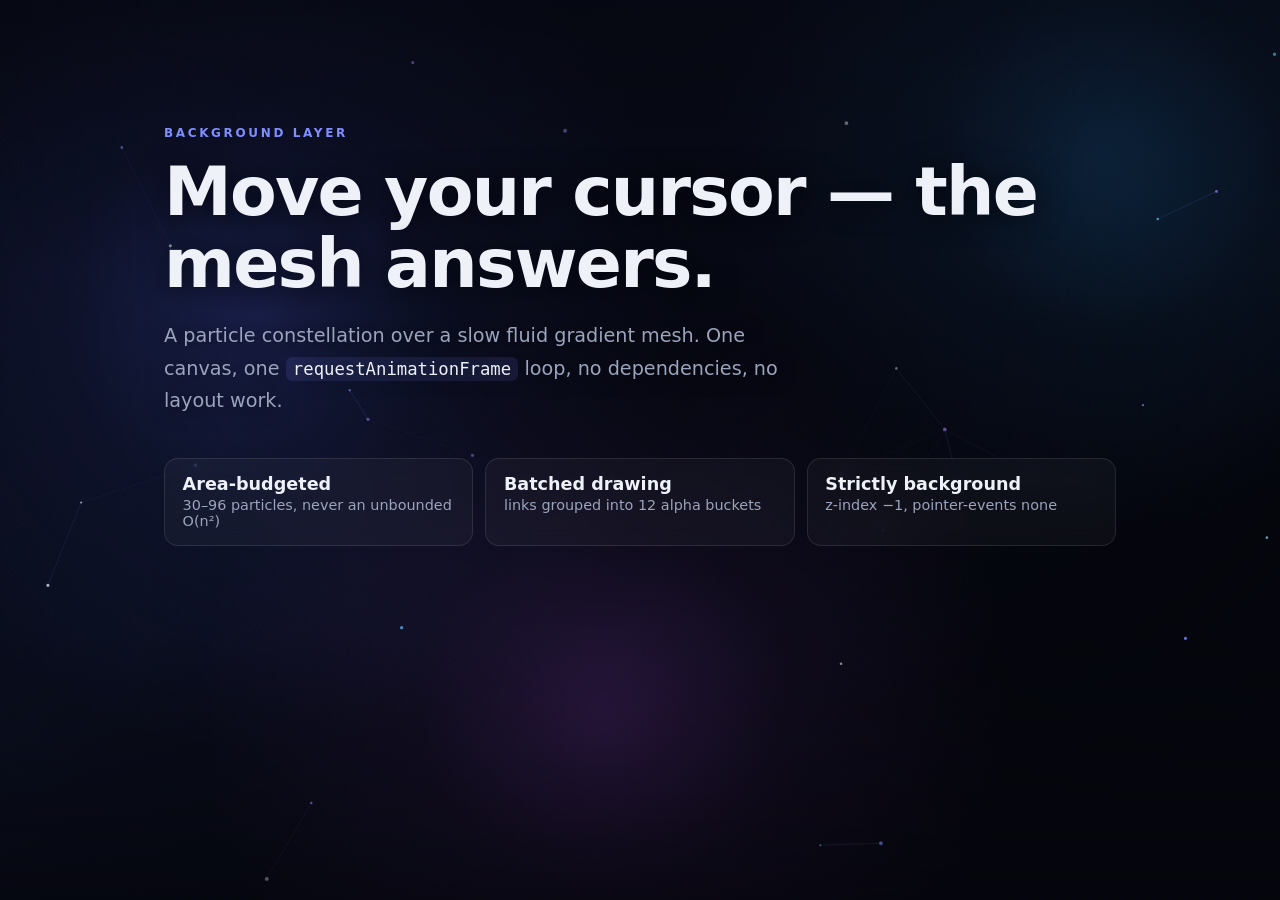
<file: background-mesh.html>
<!doctype html>
<html lang="en">
<head>
<meta charset="utf-8" />
<meta name="viewport" content="width=device-width, initial-scale=1, viewport-fit=cover" />
<meta name="color-scheme" content="dark" />
<title>Constellation — background layer</title>
<style>
  /* ==========================================================================
     Background layer
     One fixed canvas at z-index:-1, one scrim above it, content on top.
     ========================================================================== */

  :root {
    --bg-0: #05060d;
    --fg: #eef1f8;
    --fg-dim: #9aa4bd;
    --accent: #7e8eff;
    --edge: 1.25rem;
  }

  *, *::before, *::after { box-sizing: border-box; }

  html { height: 100%; }

  body {
    min-height: 100%;
    margin: 0;
    background: var(--bg-0);
    color: var(--fg);
    font-family: ui-sans-serif, system-ui, -apple-system, "Segoe UI", Roboto,
                 "Helvetica Neue", Arial, sans-serif;
    -webkit-font-smoothing: antialiased;
    text-rendering: optimizeLegibility;
  }

  /* ---------- The layer itself ---------- */

  #bg {
    position: fixed;
    inset: 0;
    z-index: -1;
    display: block;
    width: 100%;
    height: 100%;
    /* Never intercept a click, a drag or a text selection. */
    pointer-events: none;
    contain: paint;
  }

  /* Sits above the canvas and below the content: pulls the centre down in
     value so headings keep their contrast over the brightest particles. */
  .bg-scrim {
    position: fixed;
    inset: 0;
    z-index: -1;
    pointer-events: none;
    background:
      radial-gradient(70% 55% at 50% 42%, rgba(5, 6, 13, 0.72), rgba(5, 6, 13, 0.30) 62%, rgba(5, 6, 13, 0) 100%),
      linear-gradient(180deg, rgba(5, 6, 13, 0.55), rgba(5, 6, 13, 0) 30%, rgba(5, 6, 13, 0) 70%, rgba(5, 6, 13, 0.65));
  }

  /* ---------- Demo foreground ---------- */

  .shell {
    position: relative;
    max-width: 62rem;
    margin: 0 auto;
    padding: clamp(4rem, 14vh, 11rem) var(--edge) 6rem;
  }

  .eyebrow {
    margin: 0 0 1rem;
    font-size: 0.75rem;
    font-weight: 600;
    letter-spacing: 0.22em;
    text-transform: uppercase;
    color: var(--accent);
  }

  h1 {
    margin: 0 0 1.25rem;
    max-width: 20ch;
    font-size: clamp(2.1rem, 5.6vw, 4.25rem);
    font-weight: 700;
    line-height: 1.06;
    letter-spacing: -0.025em;
    text-shadow: 0 2px 28px rgba(5, 6, 13, 0.85);
  }

  .lede {
    margin: 0 0 2.5rem;
    max-width: 52ch;
    font-size: clamp(1rem, 0.35vw + 0.94rem, 1.2rem);
    line-height: 1.7;
    color: var(--fg-dim);
    text-shadow: 0 2px 20px rgba(5, 6, 13, 0.9);
  }

  .lede code {
    font-family: ui-monospace, SFMono-Regular, Menlo, Consolas, monospace;
    font-size: 0.9em;
    padding: 0.12em 0.42em;
    border-radius: 6px;
    background: rgba(126, 142, 255, 0.14);
    color: var(--fg);
  }

  .facts {
    display: grid;
    grid-template-columns: repeat(auto-fit, minmax(11rem, 1fr));
    gap: 0.75rem;
    margin: 0;
    padding: 0;
    list-style: none;
  }

  .facts li {
    padding: 0.95rem 1.1rem;
    border: 1px solid rgba(255, 255, 255, 0.10);
    border-radius: 14px;
    background: rgba(255, 255, 255, 0.035);
    -webkit-backdrop-filter: blur(10px);
    backdrop-filter: blur(10px);
    font-size: 0.9rem;
    color: var(--fg-dim);
  }

  .facts b {
    display: block;
    margin-bottom: 0.2rem;
    font-size: 1.1rem;
    color: var(--fg);
  }

  /* ---------- Motion preferences ---------- */

  @media (prefers-reduced-motion: reduce) {
    html { scroll-behavior: auto; }

    /* The canvas renders one static frame in this mode; make sure nothing
       else on the page animates either. */
    *,
    *::before,
    *::after {
      animation-duration: 0.001ms !important;
      animation-iteration-count: 1 !important;
      transition-duration: 0.001ms !important;
    }

    .bg-scrim { background: radial-gradient(75% 60% at 50% 42%, rgba(5, 6, 13, 0.80), rgba(5, 6, 13, 0.35) 65%, rgba(5, 6, 13, 0.10) 100%); }
  }
</style>
</head>
<body>

<canvas id="bg" aria-hidden="true"></canvas>
<div class="bg-scrim" aria-hidden="true"></div>

<main class="shell">
  <p class="eyebrow">Background layer</p>
  <h1>Move your cursor — the mesh answers.</h1>
  <p class="lede">
    A particle constellation over a slow fluid gradient mesh. One canvas, one
    <code>requestAnimationFrame</code> loop, no dependencies, no layout work.
  </p>
  <ul class="facts">
    <li><b>Area-budgeted</b> 30–96 particles, never an unbounded O(n²)</li>
    <li><b>Batched drawing</b> links grouped into 12 alpha buckets</li>
    <li><b>Strictly background</b> z-index −1, pointer-events none</li>
  </ul>
</main>

<script>
/* ============================================================================
   Constellation background

   Design notes
   ------------
   • The canvas is opaque (alpha:false) so there is no compositing against the
     page behind it, and it is filled once per frame with a cached gradient.
   • Links are drawn as 12 batched paths (one per alpha bucket) instead of one
     path per segment — that is the difference between ~4 000 stroke calls and
     12. Distance is only square-rooted for pairs that actually connect.
   • The gradient mesh is three pre-rendered sprite canvases drawn with the
     "lighter" composite op. Nothing is rasterised per frame.
   • All per-frame work is allocation-free after the first pass: the segment
     buckets and the particle array are reused.
   • Honours prefers-reduced-motion (single static frame), pauses on a hidden
     tab, and lowers the budget on Save-Data / low-memory devices.
   ========================================================================== */
(function () {
  "use strict";

  var canvas = document.getElementById("bg");
  if (!canvas) return;

  var ctx = canvas.getContext("2d", { alpha: false, desynchronized: true })
         || canvas.getContext("2d");
  if (!ctx) return;

  var TAU = Math.PI * 2;
  var reduceQuery = window.matchMedia("(prefers-reduced-motion: reduce)");

  /* ------------------------------------------------------------- tuning --- */

  var CFG = {
    maxDpr: 2,          // cap the backing store; 3x phones are not worth it
    perPx: 1 / 26000,   // particles per CSS pixel of area
    minCount: 30,
    maxCount: 96,
    link: 132,          // px — farthest two particles may be and still connect
    drift: 0.14,        // px per 16.7 ms of idle drift
    pointer: 150,       // px — cursor influence radius
    push: 0.6,          // repulsion strength
    margin: 10          // px of off-screen slack before wrapping
  };

  var LEVELS = 12;                       // link alpha buckets
  var buckets = [];                      // reused flat arrays: x1,y1,x2,y2
  var LINKS = new Array(LEVELS);
  for (var b = 0; b < LEVELS; b++) {
    buckets.push([]);
    LINKS[b] = "rgba(132, 152, 255, " + (0.34 * (b + 1) / LEVELS).toFixed(3) + ")";
  }

  var DOTS = [
    "rgba(126, 142, 255, 0.92)",
    "rgba(94, 214, 255, 0.86)",
    "rgba(186, 142, 255, 0.84)",
    "rgba(255, 255, 255, 0.74)"
  ];

  var MESH = [
    { rgb: "86, 104, 255", x: 0.20, y: 0.28, r: 0.34, ax: 0.09, ay: 0.07, vx: 0.020, vy: 0.016, ph: 0.0 },
    { rgb: "26, 122, 184", x: 0.80, y: 0.22, r: 0.30, ax: 0.07, ay: 0.09, vx: -0.016, vy: 0.022, ph: 2.1 },
    { rgb: "150, 62, 190", x: 0.56, y: 0.82, r: 0.32, ax: 0.10, ay: 0.06, vx: 0.013, vy: -0.018, ph: 4.2 }
  ];

  /* ---------------------------------------------------------------- state --- */

  var W = 0, H = 0, dpr = 1, raf = 0, last = 0, clock = 0;
  var particles = [];
  var sprites = [];
  var base = null;
  var pointer = { x: -1e4, y: -1e4, active: false };
  var running = false;

  /* ------------------------------------------------------------- sprites --- */

  function makeSprite(rgb) {
    var size = 256;
    var c = document.createElement("canvas");
    c.width = c.height = size;
    var g = c.getContext("2d");
    var half = size / 2;
    var grad = g.createRadialGradient(half, half, 0, half, half, half);
    grad.addColorStop(0.00, "rgba(" + rgb + ", 0.34)");
    grad.addColorStop(0.45, "rgba(" + rgb + ", 0.10)");
    grad.addColorStop(1.00, "rgba(" + rgb + ", 0)");
    g.fillStyle = grad;
    g.fillRect(0, 0, size, size);
    return c;
  }

  for (var m = 0; m < MESH.length; m++) sprites.push(makeSprite(MESH[m].rgb));
  var glow = makeSprite("150, 170, 255");

  /* ------------------------------------------------------------ particles --- */

  function budget() {
    var lowPower = false;
    if (navigator.connection && navigator.connection.saveData) lowPower = true;
    if (typeof navigator.deviceMemory === "number" && navigator.deviceMemory <= 4) lowPower = true;

    var n = Math.round(W * H * CFG.perPx) * (lowPower ? 0.55 : 1);
    return Math.max(CFG.minCount, Math.min(CFG.maxCount, Math.round(n)));
  }

  function makeParticle() {
    var angle = Math.random() * TAU;
    var speed = (0.4 + Math.random() * 0.6) * CFG.drift;
    var p = {
      x: Math.random() * W,
      y: Math.random() * H,
      vx: Math.cos(angle) * speed,
      vy: Math.sin(angle) * speed,
      bx: Math.cos(angle) * speed,   // idle velocity, restored by friction
      by: Math.sin(angle) * speed,
      r: 0.9 + Math.random() * 1.1,
      tone: (Math.random() * DOTS.length) | 0
    };
    return p;
  }

  function seed() {
    var want = budget();

    while (particles.length > want) particles.pop();
    while (particles.length < want) particles.push(makeParticle());

    for (var i = 0; i < particles.length; i++) {
      var p = particles[i];
      if (p.x > W) p.x = Math.random() * W;
      if (p.y > H) p.y = Math.random() * H;
    }
  }

  /* --------------------------------------------------------------- sizing --- */

  function resize() {
    var rect = canvas.getBoundingClientRect();
    W = Math.max(1, Math.round(rect.width || window.innerWidth));
    H = Math.max(1, Math.round(rect.height || window.innerHeight));
    dpr = Math.min(window.devicePixelRatio || 1, CFG.maxDpr);

    canvas.width = Math.round(W * dpr);
    canvas.height = Math.round(H * dpr);
    // Draw in CSS pixels from here on.
    ctx.setTransform(dpr, 0, 0, dpr, 0, 0);

    base = ctx.createLinearGradient(0, 0, W * 0.5, H);
    base.addColorStop(0.00, "#070a16");
    base.addColorStop(0.55, "#0a0e1e");
    base.addColorStop(1.00, "#05060d");

    seed();

    // A hidden tab has no rAF budget; repaint the static frame by hand.
    if (!running) draw();
  }

  /* ----------------------------------------------------------------- draw --- */

  function draw() {
    var i, j, k, p;

    /* 1. Base wash + gradient mesh ---------------------------------------- */
    ctx.globalCompositeOperation = "source-over";
    ctx.fillStyle = base;
    ctx.fillRect(0, 0, W, H);

    var span = Math.max(W, H);
    ctx.globalCompositeOperation = "lighter";

    for (i = 0; i < MESH.length; i++) {
      var b = MESH[i];
      var bx = (b.x + Math.sin(clock * b.vx + b.ph) * b.ax) * W;
      var by = (b.y + Math.cos(clock * b.vy + b.ph) * b.ay) * H;
      var br = b.r * span;
      ctx.drawImage(sprites[i], bx - br, by - br, br * 2, br * 2);
    }

    /* 2. Constellation links --------------------------------------------- */
    for (i = 0; i < LEVELS; i++) buckets[i].length = 0;

    var LINK = CFG.link;
    var LINK2 = LINK * LINK;
    var bright = LEVELS - 1;

    for (i = 0; i < particles.length; i++) {
      var a = particles[i];
      for (j = i + 1; j < particles.length; j++) {
        var o = particles[j];
        var dx = a.x - o.x;
        var dy = a.y - o.y;
        var d2 = dx * dx + dy * dy;

        if (d2 > LINK2) continue;

        // Only pairs that actually connect pay for a square root.
        var d = Math.sqrt(d2);
        var level = ((1 - d / LINK) * LEVELS) | 0;
        if (level > bright) level = bright;
        buckets[level].push(a.x, a.y, o.x, o.y);
      }

      // Thread the cursor into the constellation.
      if (pointer.active) {
        var px = a.x - pointer.x;
        var py = a.y - pointer.y;
        var pd2 = px * px + py * py;
        var reach = LINK * 1.3;
        if (pd2 < reach * reach) buckets[bright].push(pointer.x, pointer.y, a.x, a.y);
      }
    }

    ctx.globalCompositeOperation = "source-over";
    ctx.lineWidth = 1;

    for (i = 0; i < LEVELS; i++) {
      var seg = buckets[i];
      if (!seg.length) continue;
      ctx.strokeStyle = LINKS[i];
      ctx.beginPath();
      for (k = 0; k < seg.length; k += 4) {
        ctx.moveTo(seg[k], seg[k + 1]);
        ctx.lineTo(seg[k + 2], seg[k + 3]);
      }
      ctx.stroke();
    }

    /* 3. Particles, batched one path per colour -------------------------- */
    ctx.globalCompositeOperation = "lighter";

    for (var tone = 0; tone < DOTS.length; tone++) {
      var drawn = false;
      ctx.beginPath();
      for (i = 0; i < particles.length; i++) {
        p = particles[i];
        if (p.tone !== tone) continue;
        ctx.moveTo(p.x + p.r, p.y);
        ctx.arc(p.x, p.y, p.r, 0, TAU);
        drawn = true;
      }
      if (!drawn) continue;
      ctx.fillStyle = DOTS[tone];
      ctx.fill();
    }

    if (pointer.active) {
      var g = 130;
      ctx.drawImage(glow, pointer.x - g, pointer.y - g, g * 2, g * 2);
    }

    ctx.globalCompositeOperation = "source-over";
  }

  /* --------------------------------------------------------------- update --- */

  function update(dt) {
    var mx = pointer.x, my = pointer.y;
    var active = pointer.active;
    var reach = CFG.pointer;
    var reach2 = reach * reach;
    var margin = CFG.margin;

    for (var i = 0; i < particles.length; i++) {
      var p = particles[i];

      if (active) {
        var dx = p.x - mx;
        var dy = p.y - my;
        var d2 = dx * dx + dy * dy;

        if (d2 < reach2 && d2 > 0.0001) {
          var d = Math.sqrt(d2);
          var force = (1 - d / reach) * CFG.push * dt;
          p.vx += (dx / d) * force;
          p.vy += (dy / d) * force;
        }
      }

      // Friction bleeds the push off, then the idle velocity is restored —
      // cheaper and calmer than re-seeding, and it never accumulates.
      p.vx += (p.bx - p.vx) * 0.02 * dt;
      p.vy += (p.by - p.vy) * 0.02 * dt;

      p.x += p.vx * dt;
      p.y += p.vy * dt;

      // Toroidal wrap keeps density even with no respawn bookkeeping.
      if (p.x < -margin) p.x = W + margin;
      else if (p.x > W + margin) p.x = -margin;

      if (p.y < -margin) p.y = H + margin;
      else if (p.y > H + margin) p.y = -margin;
    }
  }

  /* ---------------------------------------------------------------- loop --- */

  function frame(now) {
    raf = requestAnimationFrame(frame);

    // Clamp so a background tab waking up cannot fling the particles.
    var dt = last ? Math.min(2.5, (now - last) / 16.6667) : 1;
    last = now;
    clock += dt / 60;

    update(dt);
    draw();
  }

  function start() {
    if (running || reduceQuery.matches || document.hidden) return;
    running = true;
    last = 0;
    raf = requestAnimationFrame(frame);
  }

  function stop() {
    if (!running) return;
    running = false;
    cancelAnimationFrame(raf);
    raf = 0;
  }

  /* ------------------------------------------------------------ listeners --- */

  var resizePending = false;
  function onResize() {
    if (resizePending) return;
    resizePending = true;
    requestAnimationFrame(function () {
      resizePending = false;
      resize();
      if (running) { /* next frame picks up the new size */ }
    });
  }

  function onPointerMove(event) {
    pointer.x = event.clientX;
    pointer.y = event.clientY;
    pointer.active = true;
  }

  function onPointerOut() {
    pointer.active = false;
  }

  function onVisibility() {
    if (document.hidden) stop();
    else start();
  }

  function onMotionChange() {
    if (reduceQuery.matches) {
      stop();
      draw();          // leave one honest static frame
    } else {
      start();
    }
  }

  window.addEventListener("resize", onResize, { passive: true });
  window.addEventListener("orientationchange", onResize, { passive: true });
  window.addEventListener("pointermove", onPointerMove, { passive: true });
  window.addEventListener("pointerdown", onPointerMove, { passive: true });
  window.addEventListener("pointerleave", onPointerOut, { passive: true });
  window.addEventListener("blur", onPointerOut, { passive: true });
  document.addEventListener("visibilitychange", onVisibility);

  if (reduceQuery.addEventListener) reduceQuery.addEventListener("change", onMotionChange);
  else if (reduceQuery.addListener) reduceQuery.addListener(onMotionChange);

  /* ----------------------------------------------------------- bootstrap --- */

  resize();
  if (reduceQuery.matches) draw();   // static, no loop
  else start();

  // Small escape hatch for teardown in an SPA or a hot-reload.
  window.__bgMesh = {
    destroy: function () {
      stop();
      window.removeEventListener("resize", onResize);
      window.removeEventListener("orientationchange", onResize);
      window.removeEventListener("pointermove", onPointerMove);
      window.removeEventListener("pointerdown", onPointerMove);
      window.removeEventListener("pointerleave", onPointerOut);
      window.removeEventListener("blur", onPointerOut);
      document.removeEventListener("visibilitychange", onVisibility);
      if (reduceQuery.removeEventListener) reduceQuery.removeEventListener("change", onMotionChange);
      else if (reduceQuery.removeListener) reduceQuery.removeListener(onMotionChange);
      particles.length = 0;
      sprites.length = 0;
    }
  };
})();
</script>
</body>
</html>
</file>
